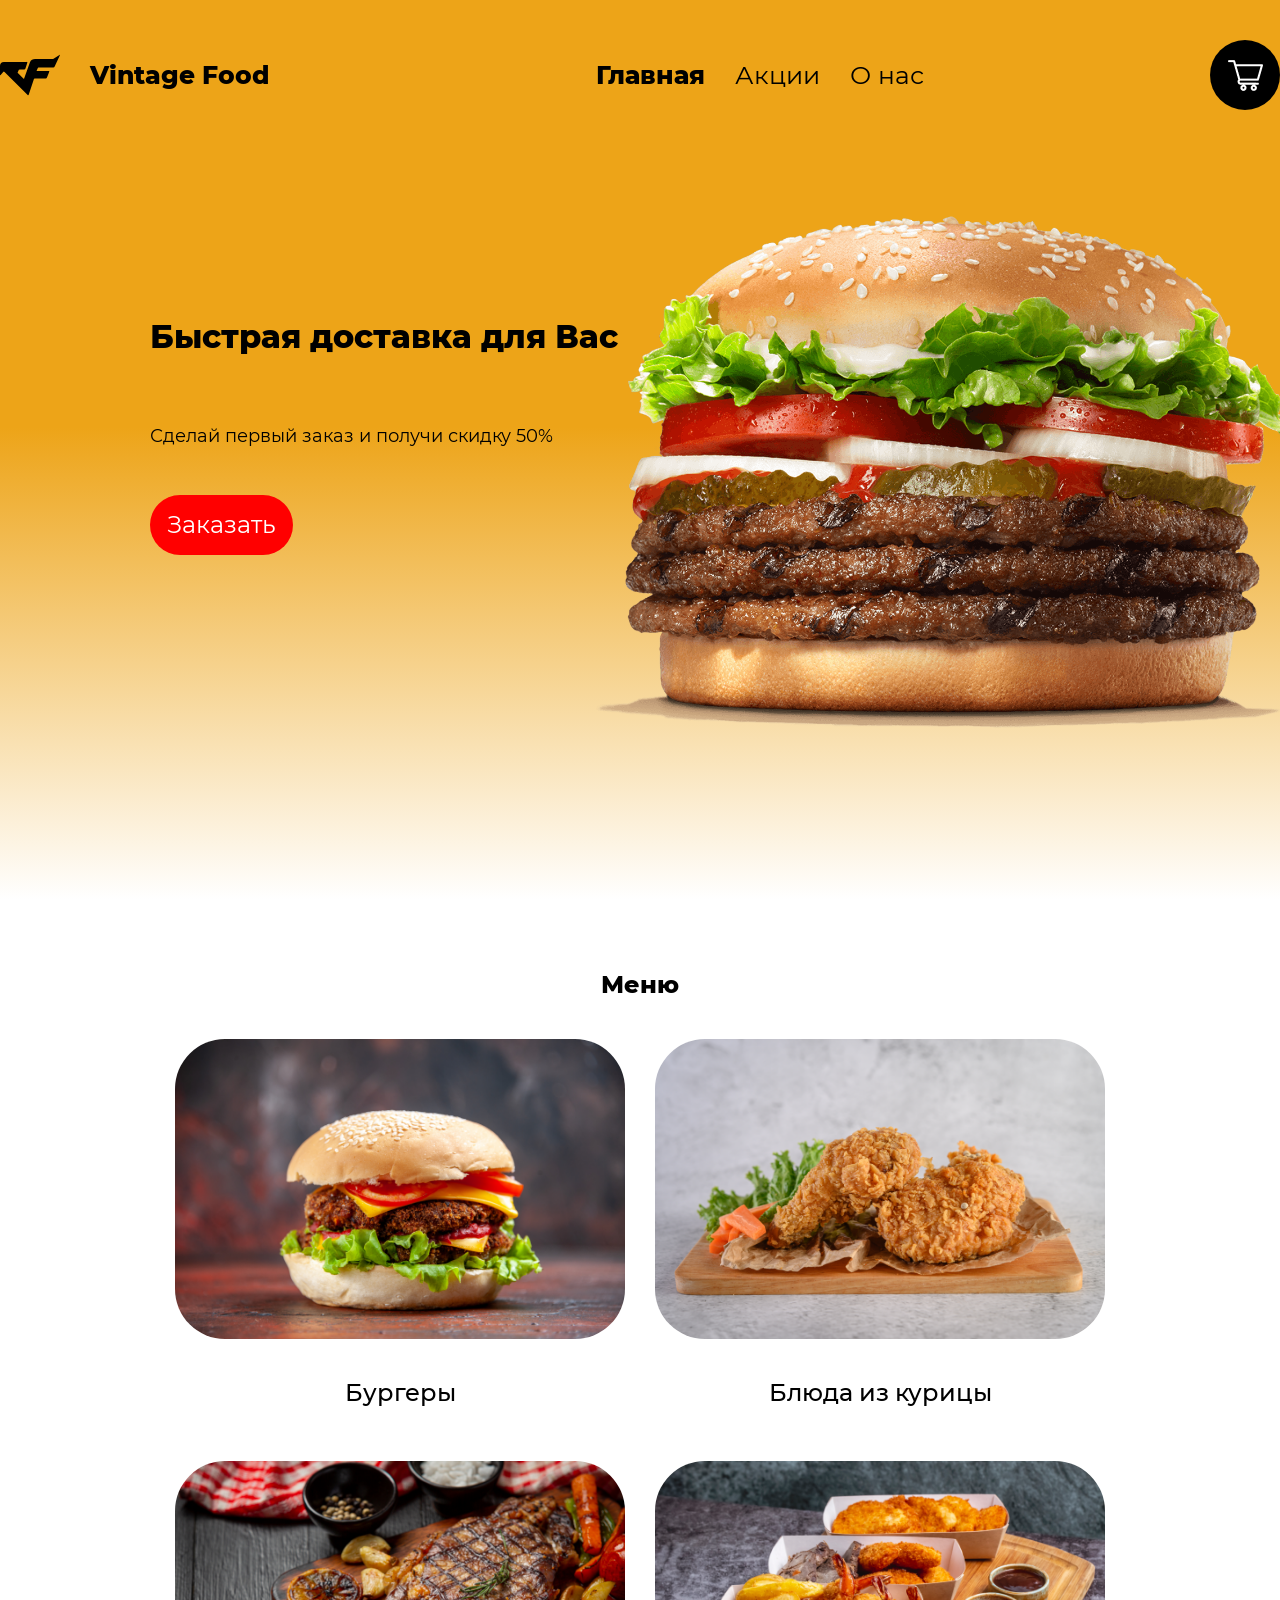
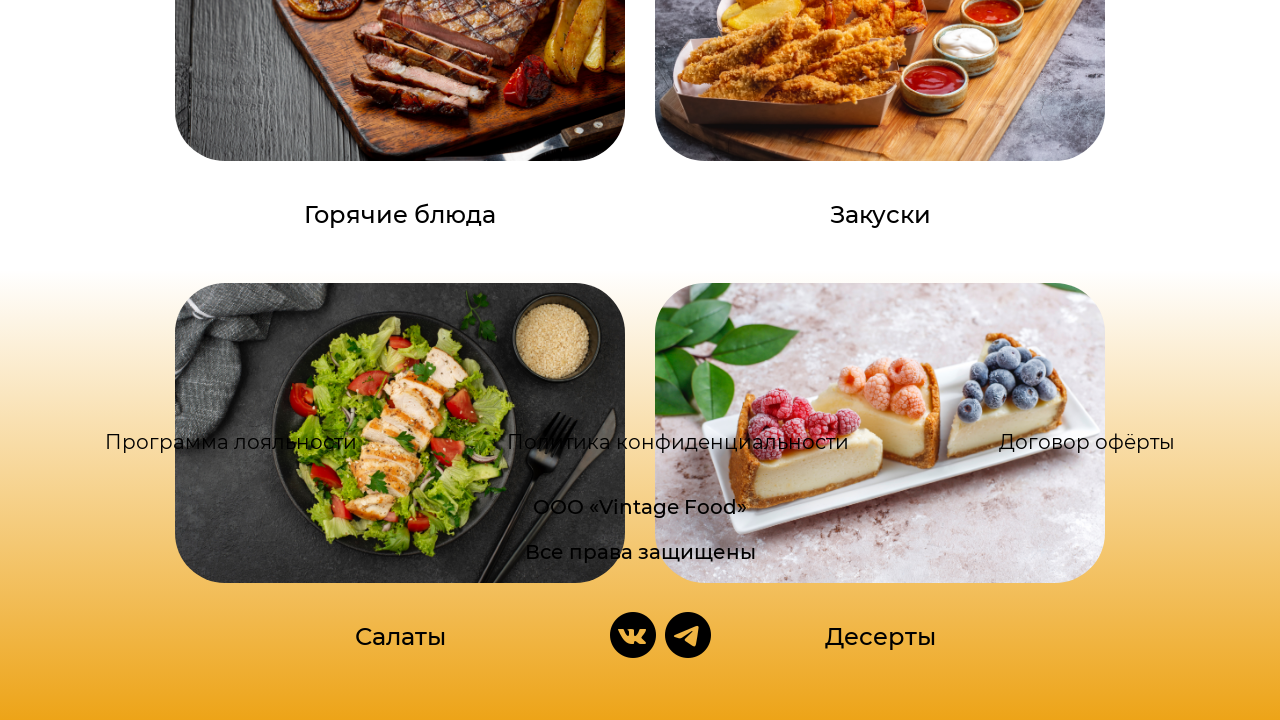
<file: project/src/index.html>
<!DOCTYPE html>
<html lang="ru">
<head>
    <meta charset="UTF-8">
    <meta name="viewport" content="width=device-width, initial-scale=1.0">
    <link rel="stylesheet" href="style.css">
    <title>Бургерная</title>
</head>
<body>
    <header class="header">
        <div class="header__top">
            <div class="logo__container">
                <a href="/" class="logo">
                    <img src="../images/vf-logo.svg">
                    <span>Vintage Food</span>
                </a>
            </div>

            <nav class="menu">
                <ul>
                    <li><a href="#" class="active">Главная</a></li>
                    <li><a href="#">Акции</a></li>
                    <li><a href="#">О нас</a></li>
                </ul>
            </nav>
            <button class="btn" aria-label="Корзина">
                <img src="../images/shopping-cart.png" alt="">
            </button>
        </div>

        <div class="hero__wrapper">
            <div class="hero__container">
                <h1>Быстрая доставка для Вас</h1>
                <p>Сделай первый заказ и получи скидку 50%</p>
                <button class="btn1 btn-primary">Заказать</button>
            </div>

            <div class="hero__img">
                <img src="../images/burger.png">
            </div>
        </div>
    </header>
    <main>

        <section class="menu__container">
            <h2>Меню</h2>

            <div class="cards__container">
                <div class="card">
                    <img src="../images/burgers.jpg" alt="">
                    <p>Бургеры</p>
                </div>
                <div class="card">
                    <img src="../images/crispy.jpg" alt="">
                    <p>Блюда из курицы</p>
                </div>
                <div class="card">
                    <img src="../images/grilled.jpg" alt="">
                    <p>Горячие блюда</p>
                </div>
                <div class="card">
                    <img src="../images/nuggets.jpg" alt="">
                    <p>Закуски</p>
                </div>
                <div class="card">
                    <img src="../images/salad.jpg" alt="">
                    <p>Салаты</p>
                </div>
                <div class="card">
                    <img src="../images/homemade.jpg" alt="">
                    <p>Десерты</p>
                </div>
            </div>
        </section>
    </main>    

    <footer class="page__footer">
        <div class="footer__container">
            <ul class ="footer_list">
                <li><a href="#" class="footer_title">Программа лояльности</a></li>
                <li><a href="#" class="footer_title">Политика конфиденциальности</a></li>                
                <li><a href="#" class="footer_title">Договор офёрты</a></li>
            </ul>

            <ul class ="footer_page_text">
                <li><p class="footer_text">ООО «Vintage Food»</p></li>
                <li><p class="footer_text">Все права защищены</p></li>                
            </ul>

            <ul class ="footer_contacts">
                <li>
                    <a href="#">
                        <img src="../images/vk-50.png" class="footer_img">
                    </a>
                </li>
                <li>
                    <a href="#">
                        <img src="../images/telegram-logo-50.png" class="footer_img">
                    </a>
                </li>                
            </ul>
        </div>
    </footer>
</body>
</html>
</file>
<file: project/src/style.css>
@font-face {
    font-family: "Montserrat";
    src: url("../fonts/Montserrat-Regular.woff2") format("woff2");
    font-weight: 400; 
    font-style: normal;
}

@font-face {
    font-family: "Montserrat";
    src: url("../fonts/Montserrat-Medium.woff2") format("woff2");
     font-weight: 500; 
    font-style: normal;
}

@font-face {
    font-family: "Montserrat";
    src: url("../fonts/Montserrat-ExtraBold.woff2") format("woff2");
    font-weight: 800; 
    font-style: normal;
}


*, *::after, *::before {
    box-sizing: inherit;
}

html {
    box-sizing:border-box;
    overflow-x: hidden;
}

body {
    margin: 0;
    padding: 0;
    overflow-x: hidden;
    font-family: "Montserrat";

    background-image: linear-gradient(180deg, #EDA418 47.5%, rgba(237, 164, 24, 0) 100%);
    background-repeat: no-repeat;
    background-attachment: fixed;
}

/* Шапка */

.header {
    width: 100%;
    max-width: 1400px;
    margin: 0 auto;
    display: flex;
    flex-direction: column;
    background: transparent;
}

.header__top {
    width: 100%;
    min-height: 150px;
    display: flex;
    justify-content: space-between;
    align-items: center;
}

.logo__container {
    display: flex;
    align-items: center;
}

.logo_container {
    width: 350px;
    height: 70px;
}

.logo {
    text-decoration: none;
    display: flex;
    align-items: center;
    gap: 30px;
    color:black;
}

.logo > img {
    width: 60px;
    height: 60px;
}

.logo span {
    font-size: 25px;
    font-weight: 800;
}

.menu ul {
    display: flex;
    justify-content: space-around;
    list-style: none;
    gap: 30px;
}

.menu ul li a {
    text-decoration: none;
    font-size: 25px;
    font-weight: 500;
    color:black;
}

.menu ul li a {
    font-weight: 400;
}

.menu ul li a.active {
    font-weight: 800;
}

.btn {
    width: 70px;
    height: 70px;
    border: none;
    border-radius: 50px;
    background-color: black;
    display: flex;
    align-items: center;
    justify-content: center;
}

.hero__wrapper {
    width: 100%;
    height: 800px;
    display: flex;
    justify-content: space-between;
    align-items: center;
    padding: 0 20px;
}

.hero__container {
    width: 50%;
    display: flex;
    flex-direction: column;
    justify-content: center;
    align-items: flex-start;
    gap: 30px;
    margin: 0 0 250px 130px;
}

.hero__container h1 {
    white-space: nowrap;
    font-size: 32px;
    font-weight: 800;
}

.hero__container > p {
    font-size: 18px;
}

.btn1 {
    width: 143px;
    height: 60px;
    border: none;
    border-radius: 50px;
    font-size: 24px;
    font-weight: 400;
    font-family: "Montserrat";
}

.btn-primary {
    background: red;
    color: white;
}

.hero__img {
    width: 50%;
    display: flex;
    justify-content: center;
    align-items: center;
}

.hero__img img {
    width: 900px;
    height: 900px;
    object-fit: contain;
    margin-bottom: 200px;
}

/* Карточки товаров */

.menu__container {
    width: 100%;
    max-width: 1600px;
    height: 900px;
    display: block;
    margin: 0 auto;
    padding: 0 20px;
}

.menu__container h2 {
    text-align: center;
    margin-bottom: 40px;
}

.cards__container {
    display: flex;
    justify-content: center;
    align-items: center;
    flex-wrap: wrap;
    gap: 30px;
}

.cards__container .card img {
    width: 450px;
    height: 300px;
    display: flex;
    border: none;
    border-radius: 50px;
}

.card p {
    text-align: center;
    padding-top: 15px;
    font-weight: 500;
    font-size: 24px;
}

/* Низ */

.page__footer {
    width: 100%;
    min-height: 450px;
    text-align: center;
    background-image: linear-gradient(0deg, #EDA418, rgba(237, 164, 24, 0) 100%);
    margin: 0;
    padding: 0;
}

.page__footer .footer__container {
    max-width: 1400px;
    margin: 0 auto;
}

.footer_list {
    display: flex;
    flex-wrap: wrap;
    margin: 0;
    padding: 0;
    padding-top: 160px;
    gap: 150px;
    font-weight: 400;
    font-size: 20px;
    line-height: 25px;
    justify-content: center;
    list-style: none;
}

.footer_title {
    margin: 0;
    padding: 0;
    text-decoration: none;
    color: #000;
}

.footer_page_text {
    margin: 0;
    padding: 0;
    padding-top: 20px;
    font-weight: 500;
    font-size: 20px;
    line-height: 25px;
    list-style: none;
}

.footer_contacts {
   padding-top: 25px; 
}

.footer_contacts {
    display: flex;
    flex-wrap: wrap;
    gap: 5px;
    justify-content: center;
    list-style: none;
    padding-top: 25px;
}

.footer_img {
    width: 50px;
    height: 50px;
    display: block;
}
</file>
